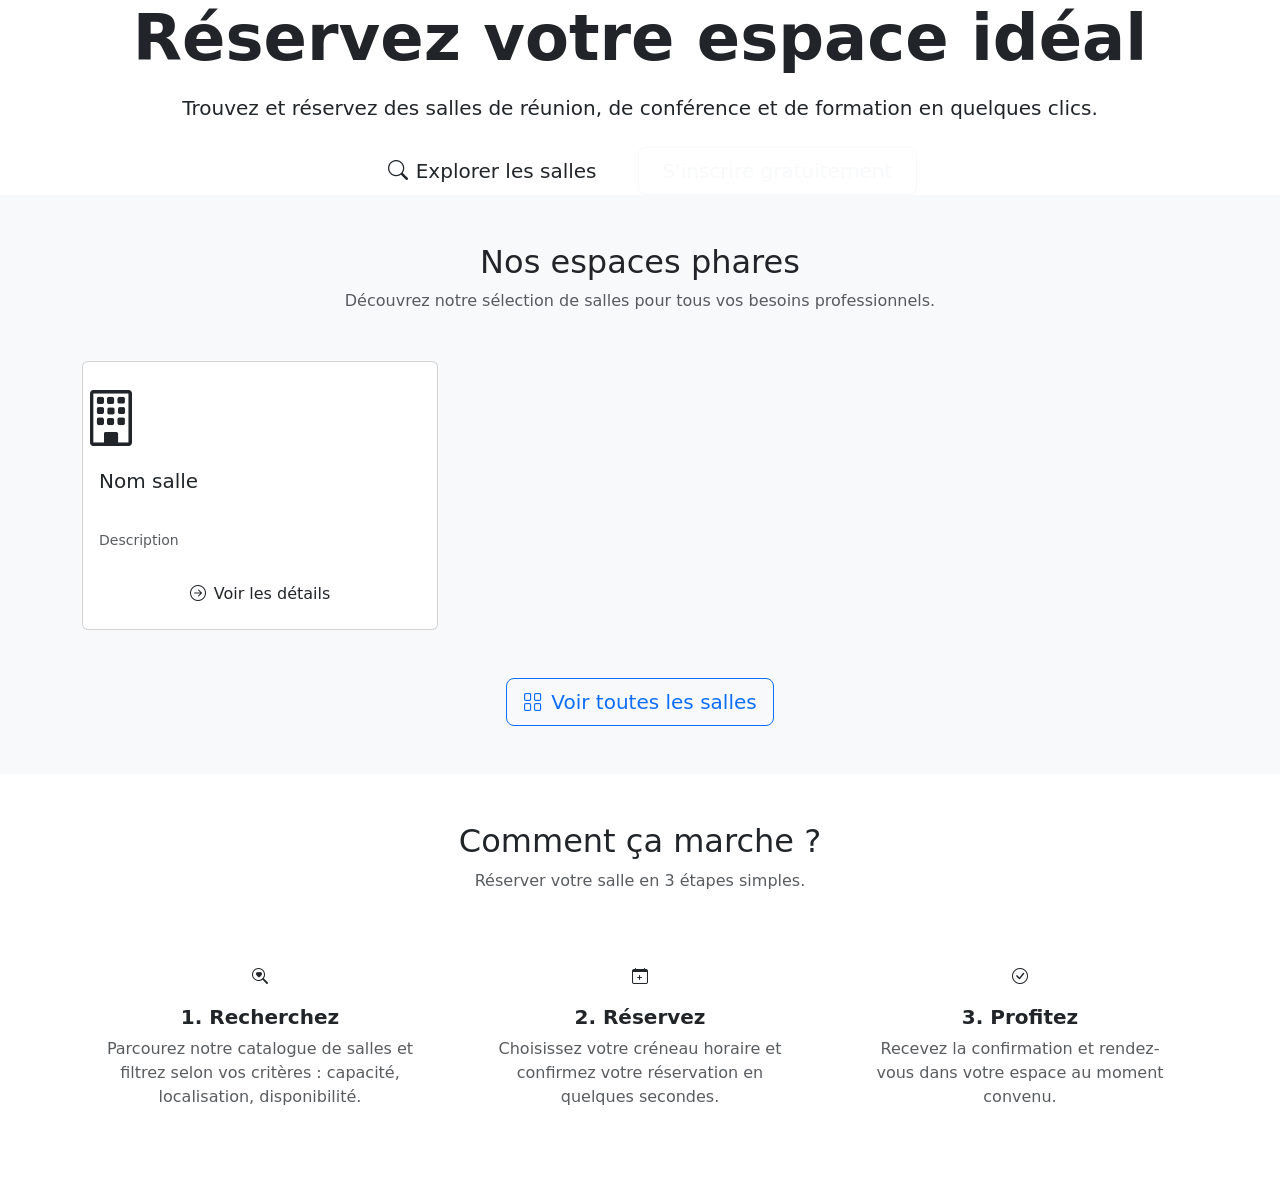
<file: src/main/resources/templates/index.html>
<!DOCTYPE html>
<html xmlns:th="http://www.thymeleaf.org"
      xmlns:sec="http://www.thymeleaf.org/extras/springsecurity6">
<head>
    <meta charset="UTF-8"/>
    <meta name="viewport" content="width=device-width, initial-scale=1.0"/>
    <title>BookNest - Réservez votre espace idéal</title>
    <link rel="stylesheet" href="https://cdn.jsdelivr.net/npm/bootstrap@5.3.2/dist/css/bootstrap.min.css"/>
    <link rel="stylesheet" href="https://cdn.jsdelivr.net/npm/bootstrap-icons@1.11.3/font/bootstrap-icons.min.css"/>
    <link rel="stylesheet" th:href="@{/css/style.css}"/>
</head>
<body>

<nav th:replace="~{fragments/navbar :: navbar}"></nav>

<!-- Hero Section -->
<section class="hero-section">
    <div class="hero-content text-center">
        <div class="container">
            <h1 class="hero-title display-3 fw-bold mb-3">Réservez votre espace idéal</h1>
            <p class="hero-subtitle lead mb-4">Trouvez et réservez des salles de réunion, de conférence et de formation en quelques clics.</p>
            <div class="d-flex justify-content-center gap-3">
                <a th:href="@{/salles}" class="btn btn-gold btn-lg px-4">
                    <i class="bi bi-search me-2"></i>Explorer les salles
                </a>
                <a th:href="@{/register}" sec:authorize="!isAuthenticated()" class="btn btn-outline-light btn-lg px-4">
                    S'inscrire gratuitement
                </a>
            </div>
        </div>
    </div>
</section>

<!-- Featured Salles -->
<section class="py-5 bg-light">
    <div class="container">
        <div class="text-center mb-5">
            <h2 class="section-title">Nos espaces phares</h2>
            <p class="text-muted">Découvrez notre sélection de salles pour tous vos besoins professionnels.</p>
        </div>
        <div class="row g-4">
            <div class="col-md-4" th:each="salle : ${featuredSalles}">
                <div class="card salle-card h-100">
                    <div class="card-img-wrapper">
                        <img th:if="${salle.imageUrl != null}"
                             th:src="@{'/uploads/' + ${salle.imageUrl}}"
                             class="card-img-top"
                             th:alt="${salle.nom}"/>
                        <div th:if="${salle.imageUrl == null}" class="card-img-placeholder">
                            <i class="bi bi-building display-4"></i>
                        </div>
                    </div>
                    <div class="card-body">
                        <h5 class="card-title" th:text="${salle.nom}">Nom salle</h5>
                        <div class="d-flex gap-2 mb-2">
                            <span class="badge badge-capacity">
                                <i class="bi bi-people-fill me-1"></i>
                                <span th:text="${salle.capacite} + ' pers.'">20 pers.</span>
                            </span>
                            <span class="badge badge-location" th:if="${salle.localisation != null}">
                                <i class="bi bi-geo-alt-fill me-1"></i>
                                <span th:text="${salle.localisation}">Lieu</span>
                            </span>
                        </div>
                        <p class="card-text text-muted small" th:text="${salle.description}">Description</p>
                    </div>
                    <div class="card-footer bg-transparent border-0 pb-3">
                        <a th:href="@{/salles/{id}(id=${salle.id})}" class="btn btn-primary-custom w-100">
                            <i class="bi bi-arrow-right-circle me-2"></i>Voir les détails
                        </a>
                    </div>
                </div>
            </div>
        </div>
        <div class="text-center mt-5">
            <a th:href="@{/salles}" class="btn btn-outline-primary btn-lg">
                <i class="bi bi-grid me-2"></i>Voir toutes les salles
            </a>
        </div>
    </div>
</section>

<!-- How it works -->
<section class="py-5">
    <div class="container">
        <div class="text-center mb-5">
            <h2 class="section-title">Comment ça marche ?</h2>
            <p class="text-muted">Réserver votre salle en 3 étapes simples.</p>
        </div>
        <div class="row g-4 text-center">
            <div class="col-md-4">
                <div class="step-card p-4">
                    <div class="step-icon mb-3"><i class="bi bi-search-heart"></i></div>
                    <h5 class="fw-bold">1. Recherchez</h5>
                    <p class="text-muted">Parcourez notre catalogue de salles et filtrez selon vos critères : capacité, localisation, disponibilité.</p>
                </div>
            </div>
            <div class="col-md-4">
                <div class="step-card p-4">
                    <div class="step-icon mb-3"><i class="bi bi-calendar-plus"></i></div>
                    <h5 class="fw-bold">2. Réservez</h5>
                    <p class="text-muted">Choisissez votre créneau horaire et confirmez votre réservation en quelques secondes.</p>
                </div>
            </div>
            <div class="col-md-4">
                <div class="step-card p-4">
                    <div class="step-icon mb-3"><i class="bi bi-check-circle"></i></div>
                    <h5 class="fw-bold">3. Profitez</h5>
                    <p class="text-muted">Recevez la confirmation et rendez-vous dans votre espace au moment convenu.</p>
                </div>
            </div>
        </div>
    </div>
</section>

<div th:replace="~{fragments/footer :: footer}"></div>

<script src="https://cdn.jsdelivr.net/npm/bootstrap@5.3.2/dist/js/bootstrap.bundle.min.js"></script>
</body>
</html>
</file>
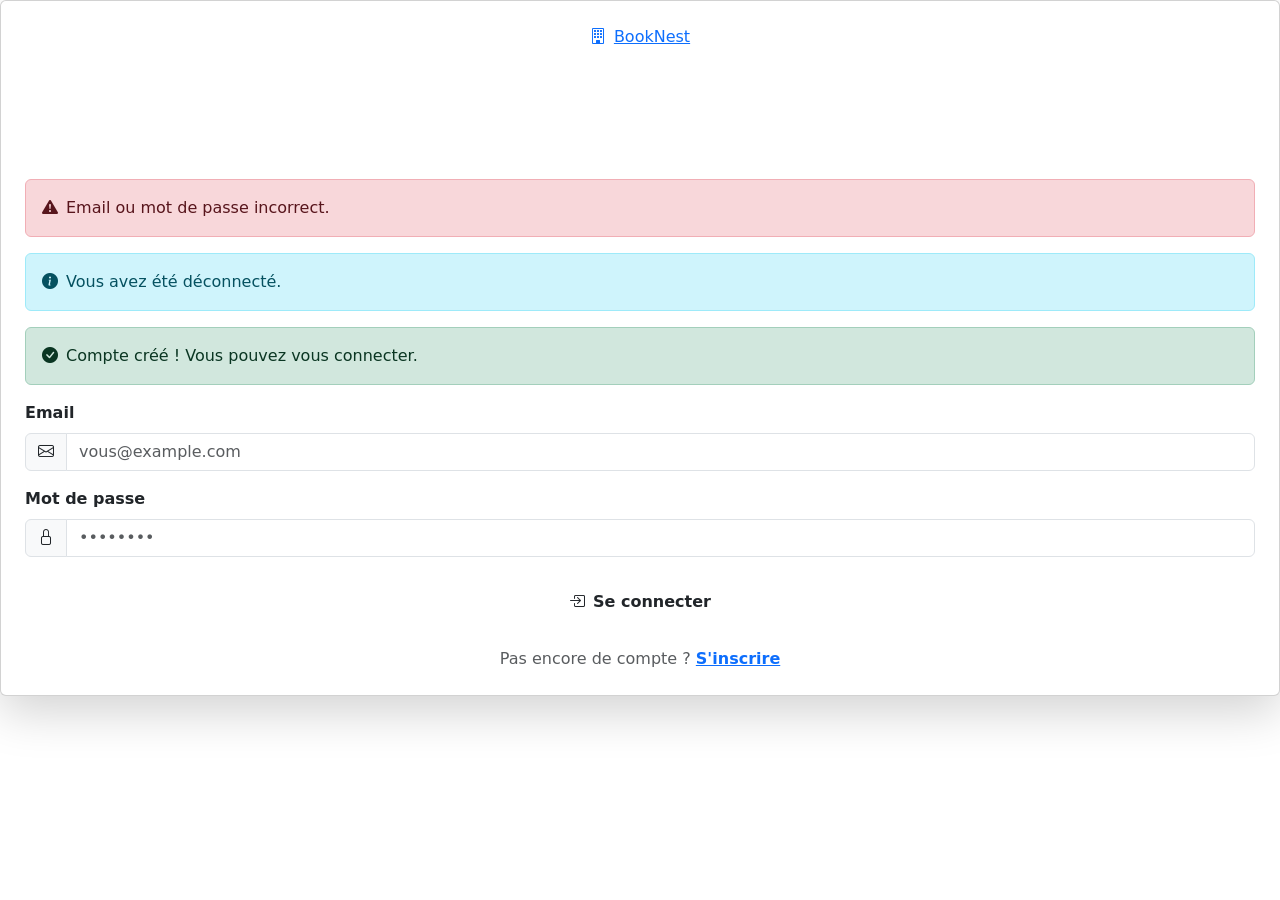
<file: src/main/resources/templates/login.html>
<!DOCTYPE html>
<html xmlns:th="http://www.thymeleaf.org">
<head>
    <meta charset="UTF-8"/>
    <meta name="viewport" content="width=device-width, initial-scale=1.0"/>
    <title>Connexion | BookNest</title>
    <link rel="stylesheet" href="https://cdn.jsdelivr.net/npm/bootstrap@5.3.2/dist/css/bootstrap.min.css"/>
    <link rel="stylesheet" href="https://cdn.jsdelivr.net/npm/bootstrap-icons@1.11.3/font/bootstrap-icons.min.css"/>
    <link rel="stylesheet" th:href="@{/css/style.css}"/>
</head>
<body class="auth-body">
<div class="auth-container">
    <div class="auth-card card shadow-lg">
        <div class="auth-header text-center p-4">
            <a th:href="@{/}" class="auth-logo"><i class="bi bi-building me-2"></i>BookNest</a>
            <h4 class="mt-3 mb-0 text-white">Bienvenue !</h4>
            <p class="text-white-50 small">Connectez-vous à votre compte</p>
        </div>
        <div class="card-body p-4">

            <div th:if="${param.error}" class="alert alert-danger d-flex align-items-center">
                <i class="bi bi-exclamation-triangle-fill me-2"></i>
                Email ou mot de passe incorrect.
            </div>
            <div th:if="${param.logout}" class="alert alert-info d-flex align-items-center">
                <i class="bi bi-info-circle-fill me-2"></i>
                Vous avez été déconnecté.
            </div>
            <div th:if="${param.registered}" class="alert alert-success d-flex align-items-center">
                <i class="bi bi-check-circle-fill me-2"></i>
                Compte créé ! Vous pouvez vous connecter.
            </div>

            <form th:action="@{/login}" method="post">
                <div class="mb-3">
                    <label for="username" class="form-label fw-semibold">Email</label>
                    <div class="input-group">
                        <span class="input-group-text"><i class="bi bi-envelope"></i></span>
                        <input type="email" id="username" name="username"
                               class="form-control" placeholder="vous@example.com" required/>
                    </div>
                </div>
                <div class="mb-4">
                    <label for="password" class="form-label fw-semibold">Mot de passe</label>
                    <div class="input-group">
                        <span class="input-group-text"><i class="bi bi-lock"></i></span>
                        <input type="password" id="password" name="password"
                               class="form-control" placeholder="••••••••" required/>
                    </div>
                </div>
                <button type="submit" class="btn btn-gold w-100 py-2 fw-semibold">
                    <i class="bi bi-box-arrow-in-right me-2"></i>Se connecter
                </button>
            </form>

            <div class="text-center mt-4">
                <p class="mb-0 text-muted">Pas encore de compte ?
                    <a th:href="@{/register}" class="link-gold fw-semibold">S'inscrire</a>
                </p>
            </div>
        </div>
    </div>
</div>
<script src="https://cdn.jsdelivr.net/npm/bootstrap@5.3.2/dist/js/bootstrap.bundle.min.js"></script>
</body>
</html>
</file>
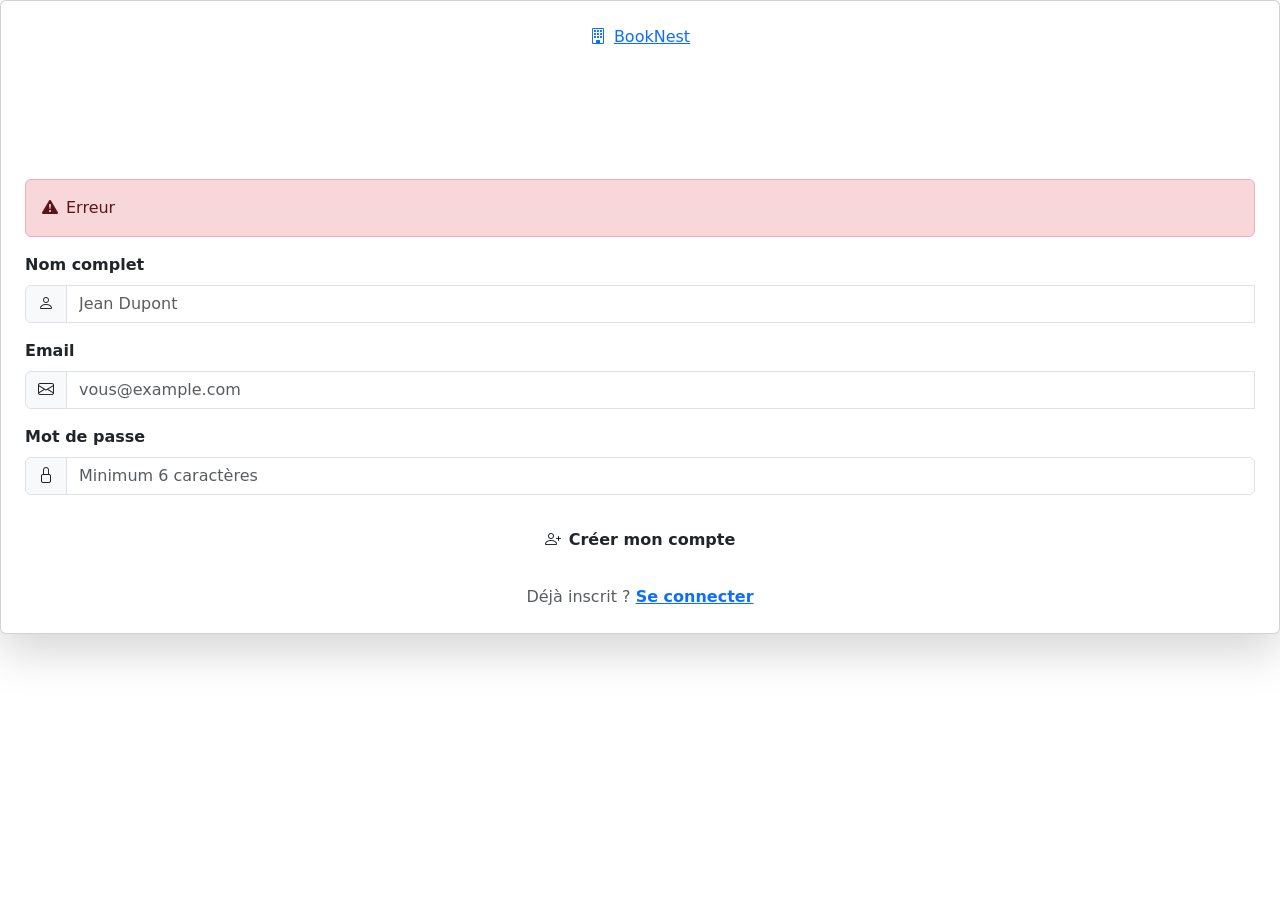
<file: src/main/resources/templates/register.html>
<!DOCTYPE html>
<html xmlns:th="http://www.thymeleaf.org">
<head>
    <meta charset="UTF-8"/>
    <meta name="viewport" content="width=device-width, initial-scale=1.0"/>
    <title>Inscription | BookNest</title>
    <link rel="stylesheet" href="https://cdn.jsdelivr.net/npm/bootstrap@5.3.2/dist/css/bootstrap.min.css"/>
    <link rel="stylesheet" href="https://cdn.jsdelivr.net/npm/bootstrap-icons@1.11.3/font/bootstrap-icons.min.css"/>
    <link rel="stylesheet" th:href="@{/css/style.css}"/>
</head>
<body class="auth-body">
<div class="auth-container">
    <div class="auth-card card shadow-lg">
        <div class="auth-header text-center p-4">
            <a th:href="@{/}" class="auth-logo"><i class="bi bi-building me-2"></i>BookNest</a>
            <h4 class="mt-3 mb-0 text-white">Créer un compte</h4>
            <p class="text-white-50 small">Rejoignez BookNest gratuitement</p>
        </div>
        <div class="card-body p-4">

            <div th:if="${errorMessage}" class="alert alert-danger d-flex align-items-center">
                <i class="bi bi-exclamation-triangle-fill me-2"></i>
                <span th:text="${errorMessage}">Erreur</span>
            </div>

            <form th:action="@{/register}" th:object="${user}" method="post">
                <div class="mb-3">
                    <label class="form-label fw-semibold">Nom complet</label>
                    <div class="input-group">
                        <span class="input-group-text"><i class="bi bi-person"></i></span>
                        <input type="text" th:field="*{nom}"
                               class="form-control" th:classappend="${#fields.hasErrors('nom')} ? 'is-invalid'"
                               placeholder="Jean Dupont" required/>
                        <div class="invalid-feedback" th:if="${#fields.hasErrors('nom')}" th:errors="*{nom}"></div>
                    </div>
                </div>
                <div class="mb-3">
                    <label class="form-label fw-semibold">Email</label>
                    <div class="input-group">
                        <span class="input-group-text"><i class="bi bi-envelope"></i></span>
                        <input type="email" th:field="*{email}"
                               class="form-control" th:classappend="${#fields.hasErrors('email')} ? 'is-invalid'"
                               placeholder="vous@example.com" required/>
                        <div class="invalid-feedback" th:if="${#fields.hasErrors('email')}" th:errors="*{email}"></div>
                    </div>
                </div>
                <div class="mb-4">
                    <label class="form-label fw-semibold">Mot de passe</label>
                    <div class="input-group">
                        <span class="input-group-text"><i class="bi bi-lock"></i></span>
                        <input type="password" th:field="*{motDePasse}"
                               class="form-control"
                               placeholder="Minimum 6 caractères" required/>
                    </div>
                </div>
                <button type="submit" class="btn btn-gold w-100 py-2 fw-semibold">
                    <i class="bi bi-person-plus me-2"></i>Créer mon compte
                </button>
            </form>

            <div class="text-center mt-4">
                <p class="mb-0 text-muted">Déjà inscrit ?
                    <a th:href="@{/login}" class="link-gold fw-semibold">Se connecter</a>
                </p>
            </div>
        </div>
    </div>
</div>
<script src="https://cdn.jsdelivr.net/npm/bootstrap@5.3.2/dist/js/bootstrap.bundle.min.js"></script>
</body>
</html>
</file>
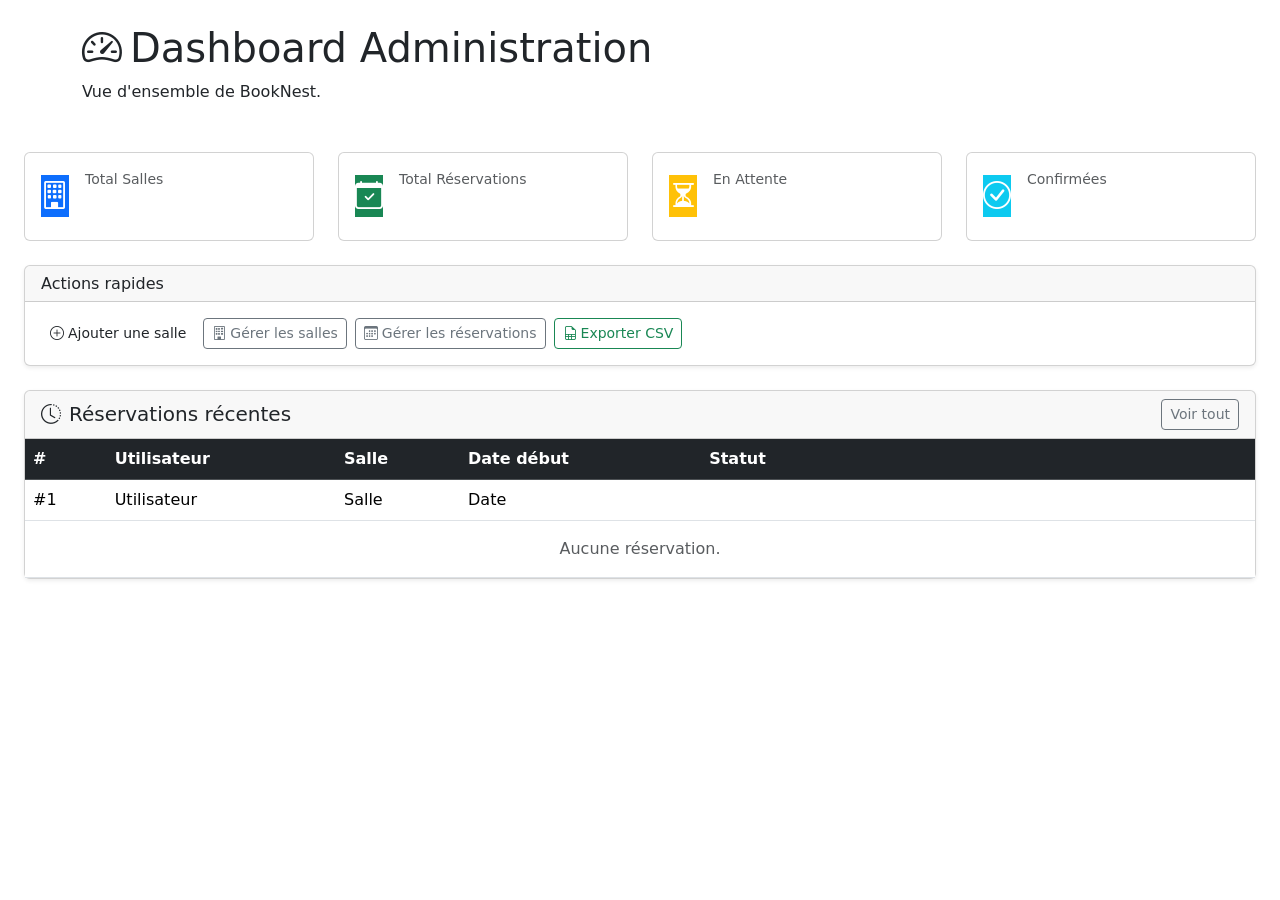
<file: src/main/resources/templates/admin/dashboard.html>
<!DOCTYPE html>
<html xmlns:th="http://www.thymeleaf.org"
      xmlns:sec="http://www.thymeleaf.org/extras/springsecurity6">
<head>
    <meta charset="UTF-8"/>
    <meta name="viewport" content="width=device-width, initial-scale=1.0"/>
    <title>Dashboard Admin | BookNest</title>
    <link rel="stylesheet" href="https://cdn.jsdelivr.net/npm/bootstrap@5.3.2/dist/css/bootstrap.min.css"/>
    <link rel="stylesheet" href="https://cdn.jsdelivr.net/npm/bootstrap-icons@1.11.3/font/bootstrap-icons.min.css"/>
    <link rel="stylesheet" th:href="@{/css/style.css}"/>
</head>
<body>

<nav th:replace="~{fragments/navbar :: navbar}"></nav>

<div class="page-header py-4">
    <div class="container">
        <h1 class="page-title"><i class="bi bi-speedometer2 me-2"></i>Dashboard Administration</h1>
        <p class="page-subtitle mb-0">Vue d'ensemble de BookNest.</p>
    </div>
</div>

<div class="container-fluid py-4 px-4">

    <!-- Stats Cards -->
    <div class="row g-4 mb-4">
        <div class="col-sm-6 col-xl-3">
            <div class="stat-card card text-white">
                <div class="card-body d-flex align-items-center">
                    <div class="stat-icon bg-primary me-3"><i class="bi bi-building fs-3"></i></div>
                    <div>
                        <p class="mb-0 small text-muted">Total Salles</p>
                        <h3 class="mb-0 fw-bold" th:text="${totalSalles}">0</h3>
                    </div>
                </div>
            </div>
        </div>
        <div class="col-sm-6 col-xl-3">
            <div class="stat-card card text-white">
                <div class="card-body d-flex align-items-center">
                    <div class="stat-icon bg-success me-3"><i class="bi bi-calendar-check fs-3"></i></div>
                    <div>
                        <p class="mb-0 small text-muted">Total Réservations</p>
                        <h3 class="mb-0 fw-bold" th:text="${totalReservations}">0</h3>
                    </div>
                </div>
            </div>
        </div>
        <div class="col-sm-6 col-xl-3">
            <div class="stat-card card text-white">
                <div class="card-body d-flex align-items-center">
                    <div class="stat-icon bg-warning me-3"><i class="bi bi-hourglass-split fs-3"></i></div>
                    <div>
                        <p class="mb-0 small text-muted">En Attente</p>
                        <h3 class="mb-0 fw-bold" th:text="${enAttente}">0</h3>
                    </div>
                </div>
            </div>
        </div>
        <div class="col-sm-6 col-xl-3">
            <div class="stat-card card text-white">
                <div class="card-body d-flex align-items-center">
                    <div class="stat-icon bg-info me-3"><i class="bi bi-check-circle fs-3"></i></div>
                    <div>
                        <p class="mb-0 small text-muted">Confirmées</p>
                        <h3 class="mb-0 fw-bold" th:text="${confirmees}">0</h3>
                    </div>
                </div>
            </div>
        </div>
    </div>

    <!-- Quick Actions -->
    <div class="row g-3 mb-4">
        <div class="col-12">
            <div class="card shadow-sm">
                <div class="card-header"><h6 class="mb-0">Actions rapides</h6></div>
                <div class="card-body d-flex flex-wrap gap-2">
                    <a th:href="@{/admin/salles/new}" class="btn btn-gold btn-sm">
                        <i class="bi bi-plus-circle me-1"></i>Ajouter une salle
                    </a>
                    <a th:href="@{/admin/salles}" class="btn btn-outline-secondary btn-sm">
                        <i class="bi bi-building me-1"></i>Gérer les salles
                    </a>
                    <a th:href="@{/admin/reservations}" class="btn btn-outline-secondary btn-sm">
                        <i class="bi bi-calendar3 me-1"></i>Gérer les réservations
                    </a>
                    <a th:href="@{/admin/reservations/export}" class="btn btn-outline-success btn-sm">
                        <i class="bi bi-file-earmark-spreadsheet me-1"></i>Exporter CSV
                    </a>
                </div>
            </div>
        </div>
    </div>

    <!-- Recent Reservations -->
    <div class="card shadow-sm">
        <div class="card-header d-flex justify-content-between align-items-center">
            <h5 class="mb-0"><i class="bi bi-clock-history me-2"></i>Réservations récentes</h5>
            <a th:href="@{/admin/reservations}" class="btn btn-sm btn-outline-secondary">Voir tout</a>
        </div>
        <div class="card-body p-0">
            <div class="table-responsive">
                <table class="table table-hover mb-0">
                    <thead class="table-dark">
                        <tr>
                            <th>#</th>
                            <th>Utilisateur</th>
                            <th>Salle</th>
                            <th>Date début</th>
                            <th>Statut</th>
                        </tr>
                    </thead>
                    <tbody>
                        <tr th:each="r : ${recentReservations}">
                            <td th:text="${r.id}">#1</td>
                            <td th:text="${r.user.nom}">Utilisateur</td>
                            <td th:text="${r.salle.nom}">Salle</td>
                            <td th:text="${#temporals.format(r.dateDebut, 'dd/MM/yyyy HH:mm')}">Date</td>
                            <td>
                                <span th:if="${r.statut.name() == 'EN_ATTENTE'}" class="badge status-pending">En attente</span>
                                <span th:if="${r.statut.name() == 'CONFIRMEE'}" class="badge status-confirmed">Confirmée</span>
                                <span th:if="${r.statut.name() == 'ANNULEE'}" class="badge status-cancelled">Annulée</span>
                            </td>
                        </tr>
                        <tr th:if="${#lists.isEmpty(recentReservations)}">
                            <td colspan="5" class="text-center text-muted py-3">Aucune réservation.</td>
                        </tr>
                    </tbody>
                </table>
            </div>
        </div>
    </div>
</div>

<div th:replace="~{fragments/footer :: footer}"></div>

<script src="https://cdn.jsdelivr.net/npm/bootstrap@5.3.2/dist/js/bootstrap.bundle.min.js"></script>
</body>
</html>
</file>
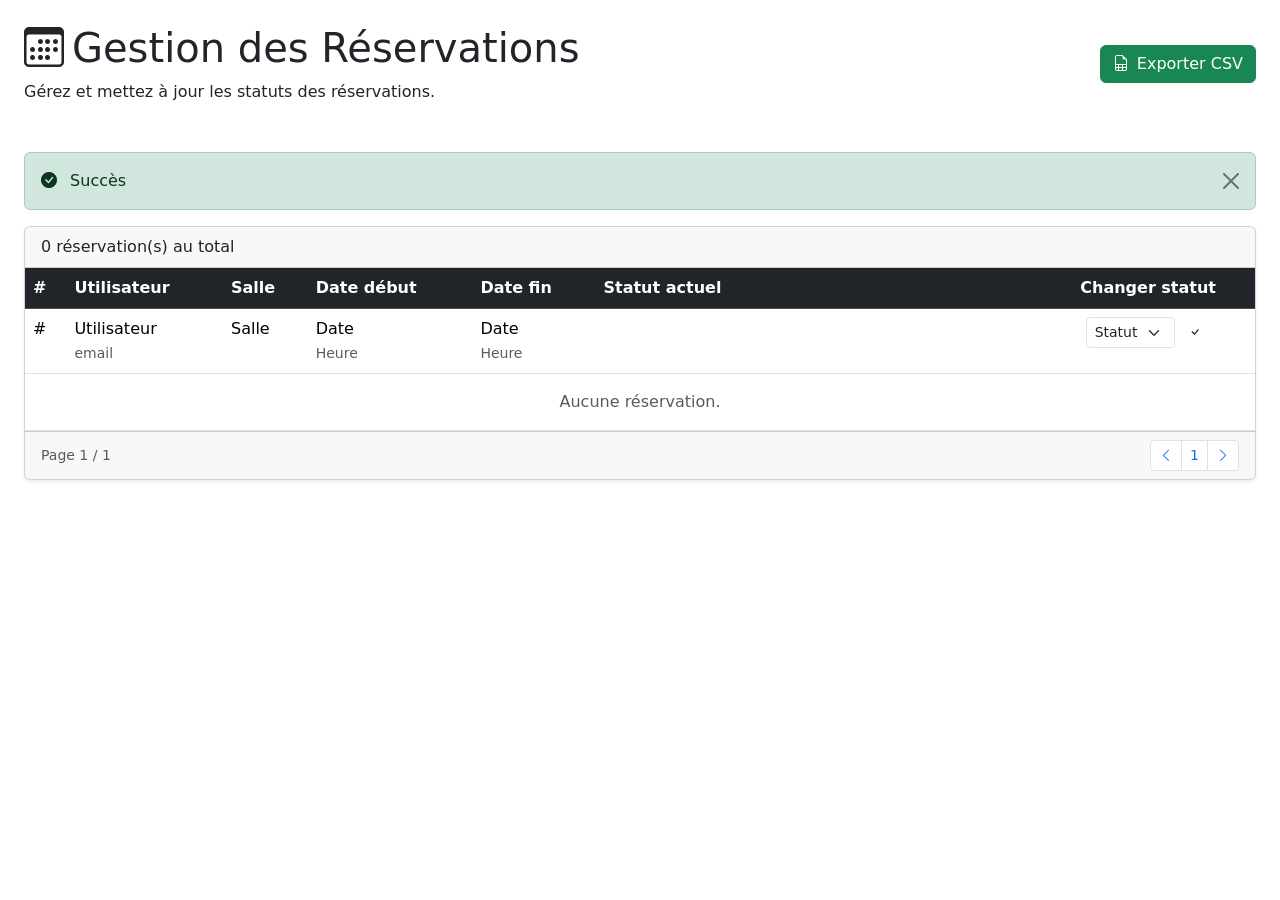
<file: src/main/resources/templates/admin/reservations.html>
<!DOCTYPE html>
<html xmlns:th="http://www.thymeleaf.org"
      xmlns:sec="http://www.thymeleaf.org/extras/springsecurity6">
<head>
    <meta charset="UTF-8"/>
    <meta name="viewport" content="width=device-width, initial-scale=1.0"/>
    <title>Gestion des Réservations | BookNest Admin</title>
    <link rel="stylesheet" href="https://cdn.jsdelivr.net/npm/bootstrap@5.3.2/dist/css/bootstrap.min.css"/>
    <link rel="stylesheet" href="https://cdn.jsdelivr.net/npm/bootstrap-icons@1.11.3/font/bootstrap-icons.min.css"/>
    <link rel="stylesheet" th:href="@{/css/style.css}"/>
</head>
<body>

<nav th:replace="~{fragments/navbar :: navbar}"></nav>

<div class="page-header py-4">
    <div class="container-fluid px-4">
        <div class="d-flex justify-content-between align-items-center">
            <div>
                <h1 class="page-title"><i class="bi bi-calendar3 me-2"></i>Gestion des Réservations</h1>
                <p class="page-subtitle mb-0">Gérez et mettez à jour les statuts des réservations.</p>
            </div>
            <a th:href="@{/admin/reservations/export}" class="btn btn-success">
                <i class="bi bi-file-earmark-spreadsheet me-2"></i>Exporter CSV
            </a>
        </div>
    </div>
</div>

<div class="container-fluid py-4 px-4">

    <div th:if="${successMessage}" class="alert alert-success alert-dismissible fade show">
        <i class="bi bi-check-circle-fill me-2"></i>
        <span th:text="${successMessage}">Succès</span>
        <button type="button" class="btn-close" data-bs-dismiss="alert"></button>
    </div>

    <div class="card shadow-sm">
        <div class="card-header">
            <span th:text="${reservationsPage.totalElements}">0</span> réservation(s) au total
        </div>
        <div class="card-body p-0">
            <div class="table-responsive">
                <table class="table table-hover mb-0">
                    <thead class="table-dark">
                        <tr>
                            <th>#</th>
                            <th>Utilisateur</th>
                            <th>Salle</th>
                            <th>Date début</th>
                            <th>Date fin</th>
                            <th>Statut actuel</th>
                            <th class="text-center">Changer statut</th>
                        </tr>
                    </thead>
                    <tbody>
                        <tr th:each="r : ${reservationsPage.content}">
                            <td th:text="${r.id}">#</td>
                            <td>
                                <span th:text="${r.user.nom}">Utilisateur</span>
                                <br/>
                                <small class="text-muted" th:text="${r.user.email}">email</small>
                            </td>
                            <td th:text="${r.salle.nom}">Salle</td>
                            <td>
                                <span th:text="${#temporals.format(r.dateDebut, 'dd/MM/yyyy')}">Date</span><br/>
                                <small class="text-muted" th:text="${#temporals.format(r.dateDebut, 'HH:mm')}">Heure</small>
                            </td>
                            <td>
                                <span th:text="${#temporals.format(r.dateFin, 'dd/MM/yyyy')}">Date</span><br/>
                                <small class="text-muted" th:text="${#temporals.format(r.dateFin, 'HH:mm')}">Heure</small>
                            </td>
                            <td>
                                <span th:if="${r.statut.name() == 'EN_ATTENTE'}" class="badge status-pending">
                                    <i class="bi bi-hourglass-split me-1"></i>En attente
                                </span>
                                <span th:if="${r.statut.name() == 'CONFIRMEE'}" class="badge status-confirmed">
                                    <i class="bi bi-check-circle me-1"></i>Confirmée
                                </span>
                                <span th:if="${r.statut.name() == 'ANNULEE'}" class="badge status-cancelled">
                                    <i class="bi bi-x-circle me-1"></i>Annulée
                                </span>
                            </td>
                            <td class="text-center">
                                <form th:action="@{/admin/reservations/{id}/statut(id=${r.id})}" method="post"
                                      class="d-inline-flex gap-1">
                                    <select name="statut" class="form-select form-select-sm" style="width:auto">
                                        <option th:each="s : ${statuts}"
                                                th:value="${s}"
                                                th:text="${s}"
                                                th:selected="${s == r.statut}">Statut</option>
                                    </select>
                                    <button type="submit" class="btn btn-sm btn-gold">
                                        <i class="bi bi-check"></i>
                                    </button>
                                </form>
                            </td>
                        </tr>
                        <tr th:if="${reservationsPage.empty}">
                            <td colspan="7" class="text-center text-muted py-3">Aucune réservation.</td>
                        </tr>
                    </tbody>
                </table>
            </div>
        </div>
        <!-- Pagination -->
        <div class="card-footer d-flex justify-content-between align-items-center" th:if="${totalPages > 1}">
            <span class="text-muted small">Page <span th:text="${currentPage + 1}">1</span> / <span th:text="${totalPages}">1</span></span>
            <nav>
                <ul class="pagination pagination-sm mb-0">
                    <li class="page-item" th:classappend="${currentPage == 0} ? 'disabled'">
                        <a class="page-link" th:href="@{/admin/reservations(page=${currentPage - 1})}">
                            <i class="bi bi-chevron-left"></i>
                        </a>
                    </li>
                    <li class="page-item" th:each="i : ${#numbers.sequence(0, totalPages - 1)}"
                        th:classappend="${i == currentPage} ? 'active'">
                        <a class="page-link" th:text="${i + 1}"
                           th:href="@{/admin/reservations(page=${i})}">1</a>
                    </li>
                    <li class="page-item" th:classappend="${currentPage == totalPages - 1} ? 'disabled'">
                        <a class="page-link" th:href="@{/admin/reservations(page=${currentPage + 1})}">
                            <i class="bi bi-chevron-right"></i>
                        </a>
                    </li>
                </ul>
            </nav>
        </div>
    </div>
</div>

<div th:replace="~{fragments/footer :: footer}"></div>

<script src="https://cdn.jsdelivr.net/npm/bootstrap@5.3.2/dist/js/bootstrap.bundle.min.js"></script>
</body>
</html>
</file>
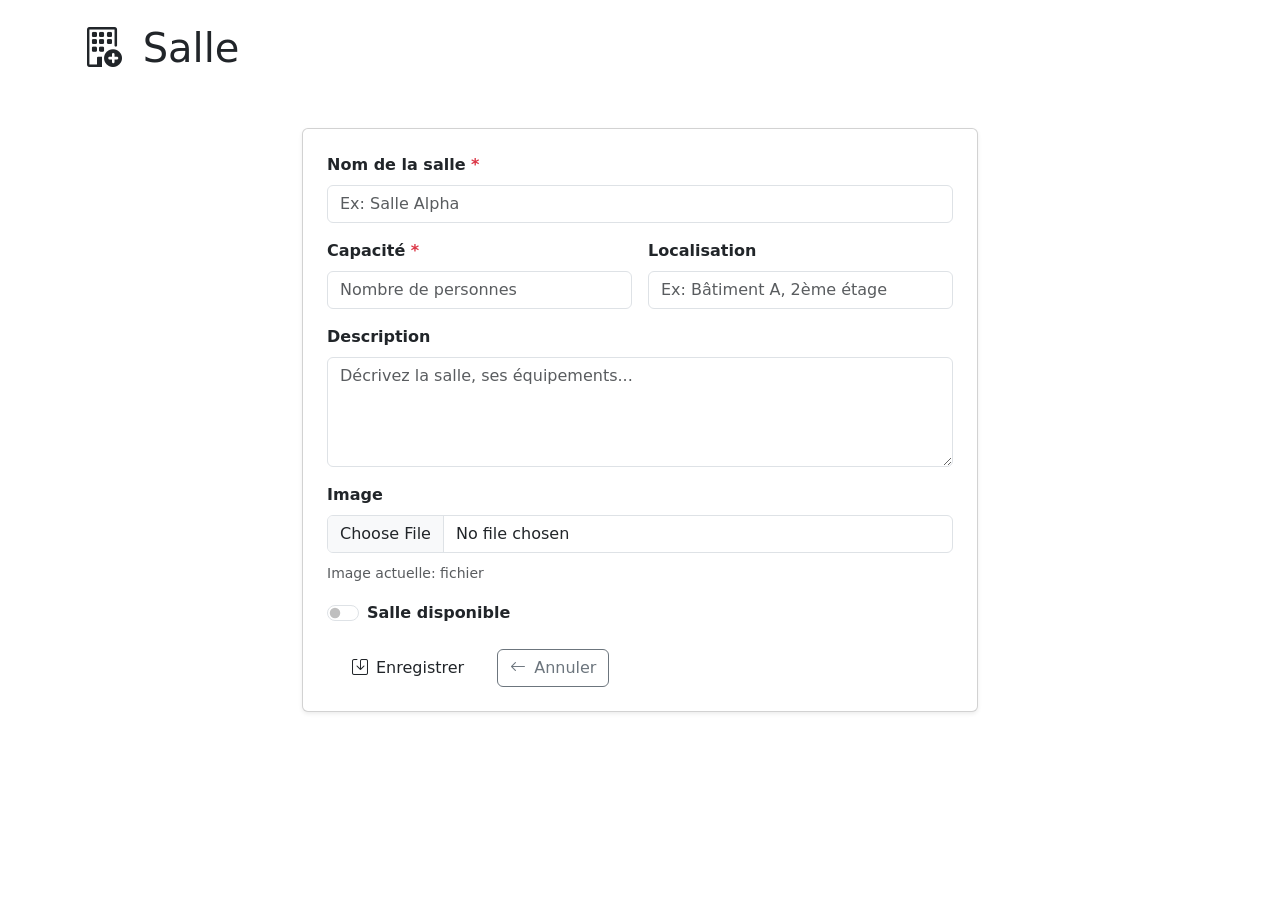
<file: src/main/resources/templates/admin/salle-form.html>
<!DOCTYPE html>
<html xmlns:th="http://www.thymeleaf.org">
<head>
    <meta charset="UTF-8"/>
    <meta name="viewport" content="width=device-width, initial-scale=1.0"/>
    <title th:text="${salle.id == null} ? 'Nouvelle Salle' : 'Modifier Salle'">Salle | BookNest Admin</title>
    <link rel="stylesheet" href="https://cdn.jsdelivr.net/npm/bootstrap@5.3.2/dist/css/bootstrap.min.css"/>
    <link rel="stylesheet" href="https://cdn.jsdelivr.net/npm/bootstrap-icons@1.11.3/font/bootstrap-icons.min.css"/>
    <link rel="stylesheet" th:href="@{/css/style.css}"/>
</head>
<body>

<nav th:replace="~{fragments/navbar :: navbar}"></nav>

<div class="page-header py-4">
    <div class="container">
        <h1 class="page-title">
            <i class="bi bi-building-add me-2"></i>
            <span th:text="${salle.id == null} ? 'Nouvelle Salle' : 'Modifier : ' + ${salle.nom}">Salle</span>
        </h1>
    </div>
</div>

<div class="container py-4" style="max-width: 700px;">
    <div class="card shadow-sm">
        <div class="card-body p-4">
            <form th:action="@{/admin/salles/save}" th:object="${salle}"
                  method="post" enctype="multipart/form-data">
                <input type="hidden" th:field="*{id}"/>

                <div class="mb-3">
                    <label class="form-label fw-semibold">Nom de la salle <span class="text-danger">*</span></label>
                    <input type="text" th:field="*{nom}" class="form-control"
                           placeholder="Ex: Salle Alpha" required/>
                </div>
                <div class="row g-3 mb-3">
                    <div class="col-md-6">
                        <label class="form-label fw-semibold">Capacité <span class="text-danger">*</span></label>
                        <input type="number" th:field="*{capacite}" class="form-control"
                               min="1" placeholder="Nombre de personnes" required/>
                    </div>
                    <div class="col-md-6">
                        <label class="form-label fw-semibold">Localisation</label>
                        <input type="text" th:field="*{localisation}" class="form-control"
                               placeholder="Ex: Bâtiment A, 2ème étage"/>
                    </div>
                </div>
                <div class="mb-3">
                    <label class="form-label fw-semibold">Description</label>
                    <textarea th:field="*{description}" class="form-control" rows="4"
                              placeholder="Décrivez la salle, ses équipements..."></textarea>
                </div>
                <div class="mb-3">
                    <label class="form-label fw-semibold">Image</label>
                    <input type="file" name="imageFile" class="form-control" accept="image/*"/>
                    <div th:if="${salle.imageUrl != null}" class="mt-2">
                        <small class="text-muted">Image actuelle: <span th:text="${salle.imageUrl}">fichier</span></small>
                    </div>
                </div>
                <div class="mb-4">
                    <div class="form-check form-switch">
                        <input class="form-check-input" type="checkbox" th:field="*{disponible}" role="switch"/>
                        <label class="form-check-label fw-semibold">Salle disponible</label>
                    </div>
                </div>
                <div class="d-flex gap-2">
                    <button type="submit" class="btn btn-gold px-4">
                        <i class="bi bi-save me-2"></i>Enregistrer
                    </button>
                    <a th:href="@{/admin/salles}" class="btn btn-outline-secondary">
                        <i class="bi bi-arrow-left me-2"></i>Annuler
                    </a>
                </div>
            </form>
        </div>
    </div>
</div>

<div th:replace="~{fragments/footer :: footer}"></div>

<script src="https://cdn.jsdelivr.net/npm/bootstrap@5.3.2/dist/js/bootstrap.bundle.min.js"></script>
</body>
</html>
</file>
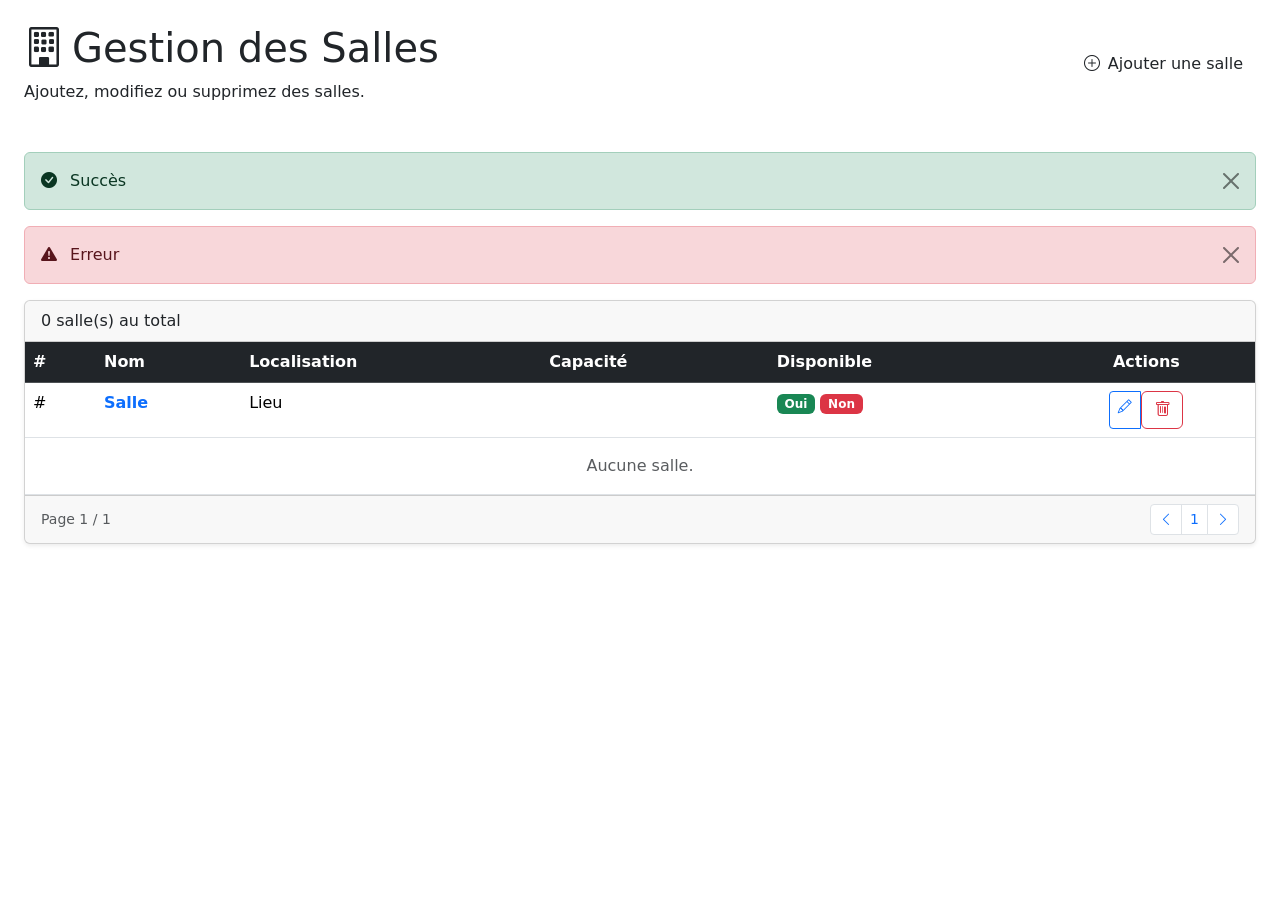
<file: src/main/resources/templates/admin/salles.html>
<!DOCTYPE html>
<html xmlns:th="http://www.thymeleaf.org"
      xmlns:sec="http://www.thymeleaf.org/extras/springsecurity6">
<head>
    <meta charset="UTF-8"/>
    <meta name="viewport" content="width=device-width, initial-scale=1.0"/>
    <title>Gestion des Salles | BookNest Admin</title>
    <link rel="stylesheet" href="https://cdn.jsdelivr.net/npm/bootstrap@5.3.2/dist/css/bootstrap.min.css"/>
    <link rel="stylesheet" href="https://cdn.jsdelivr.net/npm/bootstrap-icons@1.11.3/font/bootstrap-icons.min.css"/>
    <link rel="stylesheet" th:href="@{/css/style.css}"/>
</head>
<body>

<nav th:replace="~{fragments/navbar :: navbar}"></nav>

<div class="page-header py-4">
    <div class="container-fluid px-4">
        <div class="d-flex justify-content-between align-items-center">
            <div>
                <h1 class="page-title"><i class="bi bi-building me-2"></i>Gestion des Salles</h1>
                <p class="page-subtitle mb-0">Ajoutez, modifiez ou supprimez des salles.</p>
            </div>
            <a th:href="@{/admin/salles/new}" class="btn btn-gold">
                <i class="bi bi-plus-circle me-2"></i>Ajouter une salle
            </a>
        </div>
    </div>
</div>

<div class="container-fluid py-4 px-4">

    <div th:if="${successMessage}" class="alert alert-success alert-dismissible fade show">
        <i class="bi bi-check-circle-fill me-2"></i>
        <span th:text="${successMessage}">Succès</span>
        <button type="button" class="btn-close" data-bs-dismiss="alert"></button>
    </div>
    <div th:if="${errorMessage}" class="alert alert-danger alert-dismissible fade show">
        <i class="bi bi-exclamation-triangle-fill me-2"></i>
        <span th:text="${errorMessage}">Erreur</span>
        <button type="button" class="btn-close" data-bs-dismiss="alert"></button>
    </div>

    <div class="card shadow-sm">
        <div class="card-header">
            <span th:text="${sallesPage.totalElements}">0</span> salle(s) au total
        </div>
        <div class="card-body p-0">
            <div class="table-responsive">
                <table class="table table-hover mb-0">
                    <thead class="table-dark">
                        <tr>
                            <th>#</th>
                            <th>Nom</th>
                            <th>Localisation</th>
                            <th>Capacité</th>
                            <th>Disponible</th>
                            <th class="text-center">Actions</th>
                        </tr>
                    </thead>
                    <tbody>
                        <tr th:each="salle : ${sallesPage.content}">
                            <td th:text="${salle.id}">#</td>
                            <td>
                                <a th:href="@{/salles/{id}(id=${salle.id})}"
                                   class="fw-semibold text-decoration-none"
                                   th:text="${salle.nom}">Salle</a>
                            </td>
                            <td th:text="${salle.localisation}">Lieu</td>
                            <td>
                                <span class="badge badge-capacity">
                                    <i class="bi bi-people-fill me-1"></i>
                                    <span th:text="${salle.capacite}">0</span>
                                </span>
                            </td>
                            <td>
                                <span class="badge bg-success" th:if="${salle.disponible}">Oui</span>
                                <span class="badge bg-danger" th:unless="${salle.disponible}">Non</span>
                            </td>
                            <td class="text-center">
                                <div class="btn-group btn-group-sm">
                                    <a th:href="@{/admin/salles/edit/{id}(id=${salle.id})}"
                                       class="btn btn-outline-primary">
                                        <i class="bi bi-pencil"></i>
                                    </a>
                                    <form th:action="@{/admin/salles/delete/{id}(id=${salle.id})}"
                                          method="post" style="display:inline"
                                          onsubmit="return confirm('Supprimer cette salle ?')">
                                        <button type="submit" class="btn btn-outline-danger">
                                            <i class="bi bi-trash"></i>
                                        </button>
                                    </form>
                                </div>
                            </td>
                        </tr>
                        <tr th:if="${sallesPage.empty}">
                            <td colspan="6" class="text-center text-muted py-3">Aucune salle.</td>
                        </tr>
                    </tbody>
                </table>
            </div>
        </div>
        <!-- Pagination -->
        <div class="card-footer d-flex justify-content-between align-items-center" th:if="${totalPages > 1}">
            <span class="text-muted small">Page <span th:text="${currentPage + 1}">1</span> / <span th:text="${totalPages}">1</span></span>
            <nav>
                <ul class="pagination pagination-sm mb-0">
                    <li class="page-item" th:classappend="${currentPage == 0} ? 'disabled'">
                        <a class="page-link" th:href="@{/admin/salles(page=${currentPage - 1})}">
                            <i class="bi bi-chevron-left"></i>
                        </a>
                    </li>
                    <li class="page-item" th:each="i : ${#numbers.sequence(0, totalPages - 1)}"
                        th:classappend="${i == currentPage} ? 'active'">
                        <a class="page-link" th:text="${i + 1}"
                           th:href="@{/admin/salles(page=${i})}">1</a>
                    </li>
                    <li class="page-item" th:classappend="${currentPage == totalPages - 1} ? 'disabled'">
                        <a class="page-link" th:href="@{/admin/salles(page=${currentPage + 1})}">
                            <i class="bi bi-chevron-right"></i>
                        </a>
                    </li>
                </ul>
            </nav>
        </div>
    </div>
</div>

<div th:replace="~{fragments/footer :: footer}"></div>

<script src="https://cdn.jsdelivr.net/npm/bootstrap@5.3.2/dist/js/bootstrap.bundle.min.js"></script>
</body>
</html>
</file>
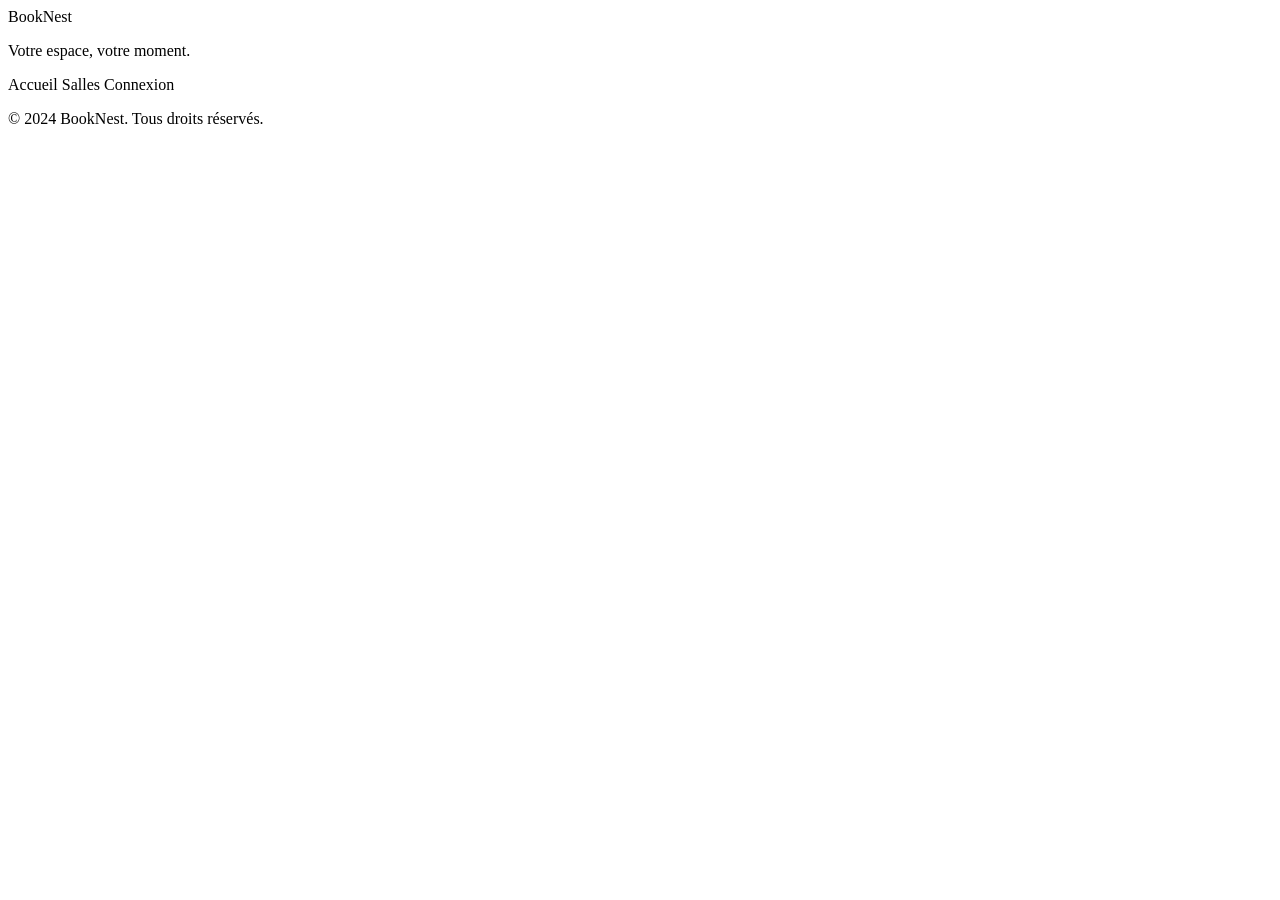
<file: src/main/resources/templates/fragments/footer.html>
<!DOCTYPE html>
<html xmlns:th="http://www.thymeleaf.org">
<footer th:fragment="footer" class="footer mt-auto py-4">
    <div class="container">
        <div class="row align-items-center">
            <div class="col-md-4">
                <span class="footer-brand"><i class="bi bi-building me-2"></i>BookNest</span>
                <p class="footer-tagline mt-1 mb-0">Votre espace, votre moment.</p>
            </div>
            <div class="col-md-4 text-center">
                <a th:href="@{/}" class="footer-link me-3">Accueil</a>
                <a th:href="@{/salles}" class="footer-link me-3">Salles</a>
                <a th:href="@{/login}" class="footer-link">Connexion</a>
            </div>
            <div class="col-md-4 text-end">
                <p class="mb-0 footer-copy">&copy; 2024 BookNest. Tous droits réservés.</p>
            </div>
        </div>
    </div>
</footer>
</html>
</file>
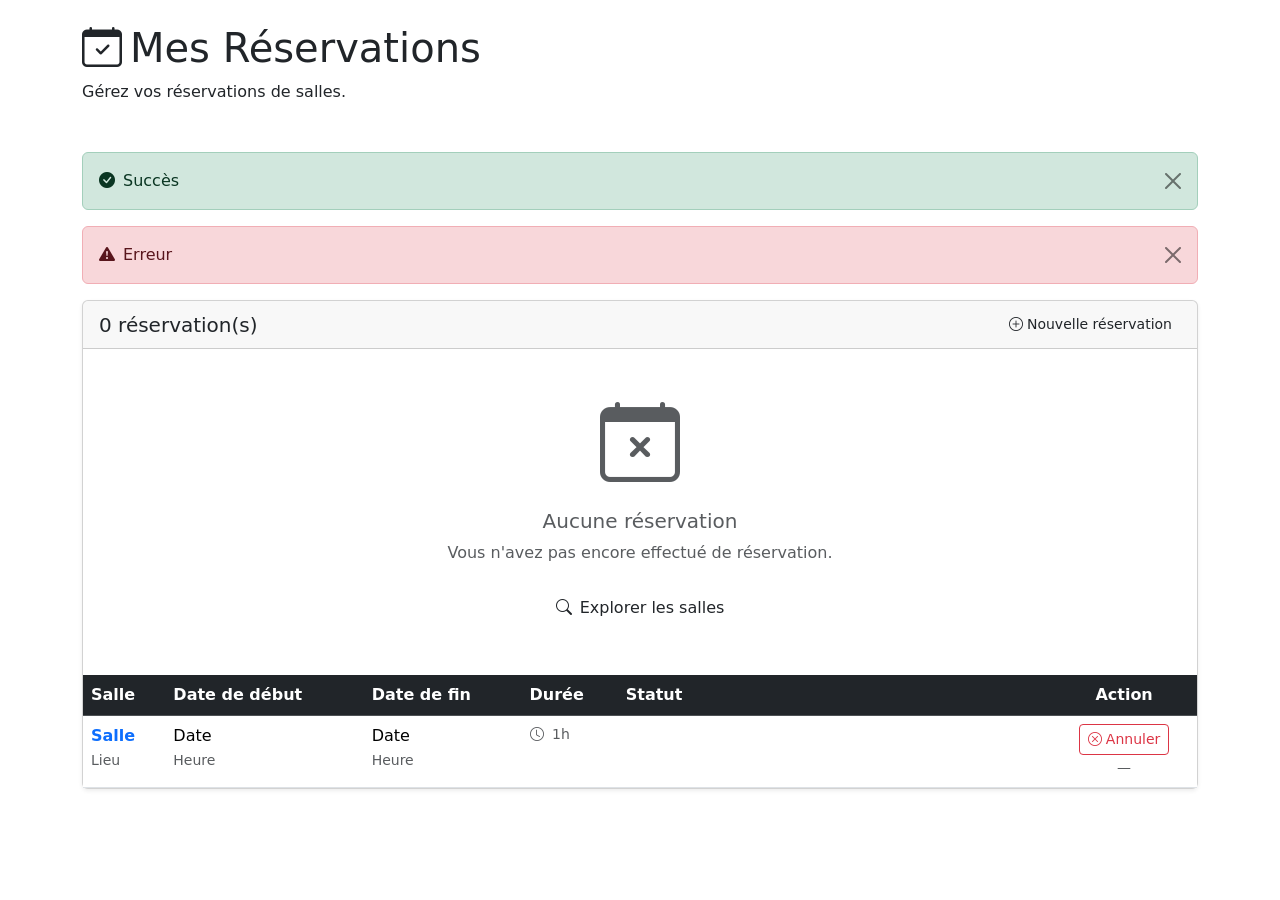
<file: src/main/resources/templates/reservations/mes-reservations.html>
<!DOCTYPE html>
<html xmlns:th="http://www.thymeleaf.org"
      xmlns:sec="http://www.thymeleaf.org/extras/springsecurity6">
<head>
    <meta charset="UTF-8"/>
    <meta name="viewport" content="width=device-width, initial-scale=1.0"/>
    <title>Mes Réservations | BookNest</title>
    <link rel="stylesheet" href="https://cdn.jsdelivr.net/npm/bootstrap@5.3.2/dist/css/bootstrap.min.css"/>
    <link rel="stylesheet" href="https://cdn.jsdelivr.net/npm/bootstrap-icons@1.11.3/font/bootstrap-icons.min.css"/>
    <link rel="stylesheet" th:href="@{/css/style.css}"/>
</head>
<body>

<nav th:replace="~{fragments/navbar :: navbar}"></nav>

<div class="page-header py-4">
    <div class="container">
        <h1 class="page-title"><i class="bi bi-calendar-check me-2"></i>Mes Réservations</h1>
        <p class="page-subtitle mb-0">Gérez vos réservations de salles.</p>
    </div>
</div>

<div class="container py-4">

    <div th:if="${successMessage}" class="alert alert-success alert-dismissible fade show d-flex align-items-center">
        <i class="bi bi-check-circle-fill me-2"></i>
        <span th:text="${successMessage}">Succès</span>
        <button type="button" class="btn-close ms-auto" data-bs-dismiss="alert"></button>
    </div>
    <div th:if="${errorMessage}" class="alert alert-danger alert-dismissible fade show d-flex align-items-center">
        <i class="bi bi-exclamation-triangle-fill me-2"></i>
        <span th:text="${errorMessage}">Erreur</span>
        <button type="button" class="btn-close ms-auto" data-bs-dismiss="alert"></button>
    </div>

    <div class="card shadow-sm">
        <div class="card-header d-flex justify-content-between align-items-center">
            <h5 class="mb-0">
                <span th:text="${#lists.size(reservations)}">0</span> réservation(s)
            </h5>
            <a th:href="@{/salles}" class="btn btn-gold btn-sm">
                <i class="bi bi-plus-circle me-1"></i>Nouvelle réservation
            </a>
        </div>
        <div class="card-body p-0">
            <div th:if="${reservations.empty}" class="text-center py-5">
                <i class="bi bi-calendar-x display-1 text-muted"></i>
                <h5 class="mt-3 text-muted">Aucune réservation</h5>
                <p class="text-muted">Vous n'avez pas encore effectué de réservation.</p>
                <a th:href="@{/salles}" class="btn btn-gold mt-2">
                    <i class="bi bi-search me-2"></i>Explorer les salles
                </a>
            </div>
            <div th:unless="${reservations.empty}" class="table-responsive">
                <table class="table table-hover mb-0">
                    <thead class="table-dark">
                        <tr>
                            <th>Salle</th>
                            <th>Date de début</th>
                            <th>Date de fin</th>
                            <th>Durée</th>
                            <th>Statut</th>
                            <th class="text-center">Action</th>
                        </tr>
                    </thead>
                    <tbody>
                        <tr th:each="r : ${reservations}">
                            <td>
                                <a th:href="@{/salles/{id}(id=${r.salle.id})}"
                                   class="fw-semibold text-decoration-none"
                                   th:text="${r.salle.nom}">Salle</a>
                                <br/>
                                <small class="text-muted" th:text="${r.salle.localisation}">Lieu</small>
                            </td>
                            <td>
                                <span th:text="${#temporals.format(r.dateDebut, 'dd/MM/yyyy')}">Date</span>
                                <br/>
                                <small class="text-muted" th:text="${#temporals.format(r.dateDebut, 'HH:mm')}">Heure</small>
                            </td>
                            <td>
                                <span th:text="${#temporals.format(r.dateFin, 'dd/MM/yyyy')}">Date</span>
                                <br/>
                                <small class="text-muted" th:text="${#temporals.format(r.dateFin, 'HH:mm')}">Heure</small>
                            </td>
                            <td class="text-muted small">
                                <i class="bi bi-clock me-1"></i>
                                <span th:with="dur=${T(java.time.Duration).between(r.dateDebut, r.dateFin)},
                                              h=${dur.toHours()},
                                              m=${dur.toMinutesPart()}"
                                      th:text="${h + 'h' + (m > 0 ? m + 'min' : '')}">1h</span>
                            </td>
                            <td>
                                <span th:if="${r.statut.name() == 'EN_ATTENTE'}"
                                      class="badge status-pending">
                                    <i class="bi bi-hourglass-split me-1"></i>En attente
                                </span>
                                <span th:if="${r.statut.name() == 'CONFIRMEE'}"
                                      class="badge status-confirmed">
                                    <i class="bi bi-check-circle me-1"></i>Confirmée
                                </span>
                                <span th:if="${r.statut.name() == 'ANNULEE'}"
                                      class="badge status-cancelled">
                                    <i class="bi bi-x-circle me-1"></i>Annulée
                                </span>
                            </td>
                            <td class="text-center">
                                <form th:if="${r.statut.name() != 'ANNULEE'}"
                                      th:action="@{/reservations/annuler/{id}(id=${r.id})}"
                                      method="post"
                                      onsubmit="return confirm('Confirmer l\'annulation ?')">
                                    <button type="submit" class="btn btn-outline-danger btn-sm">
                                        <i class="bi bi-x-circle me-1"></i>Annuler
                                    </button>
                                </form>
                                <span th:if="${r.statut.name() == 'ANNULEE'}" class="text-muted small">—</span>
                            </td>
                        </tr>
                    </tbody>
                </table>
            </div>
        </div>
    </div>
</div>

<div th:replace="~{fragments/footer :: footer}"></div>

<script src="https://cdn.jsdelivr.net/npm/bootstrap@5.3.2/dist/js/bootstrap.bundle.min.js"></script>
</body>
</html>
</file>
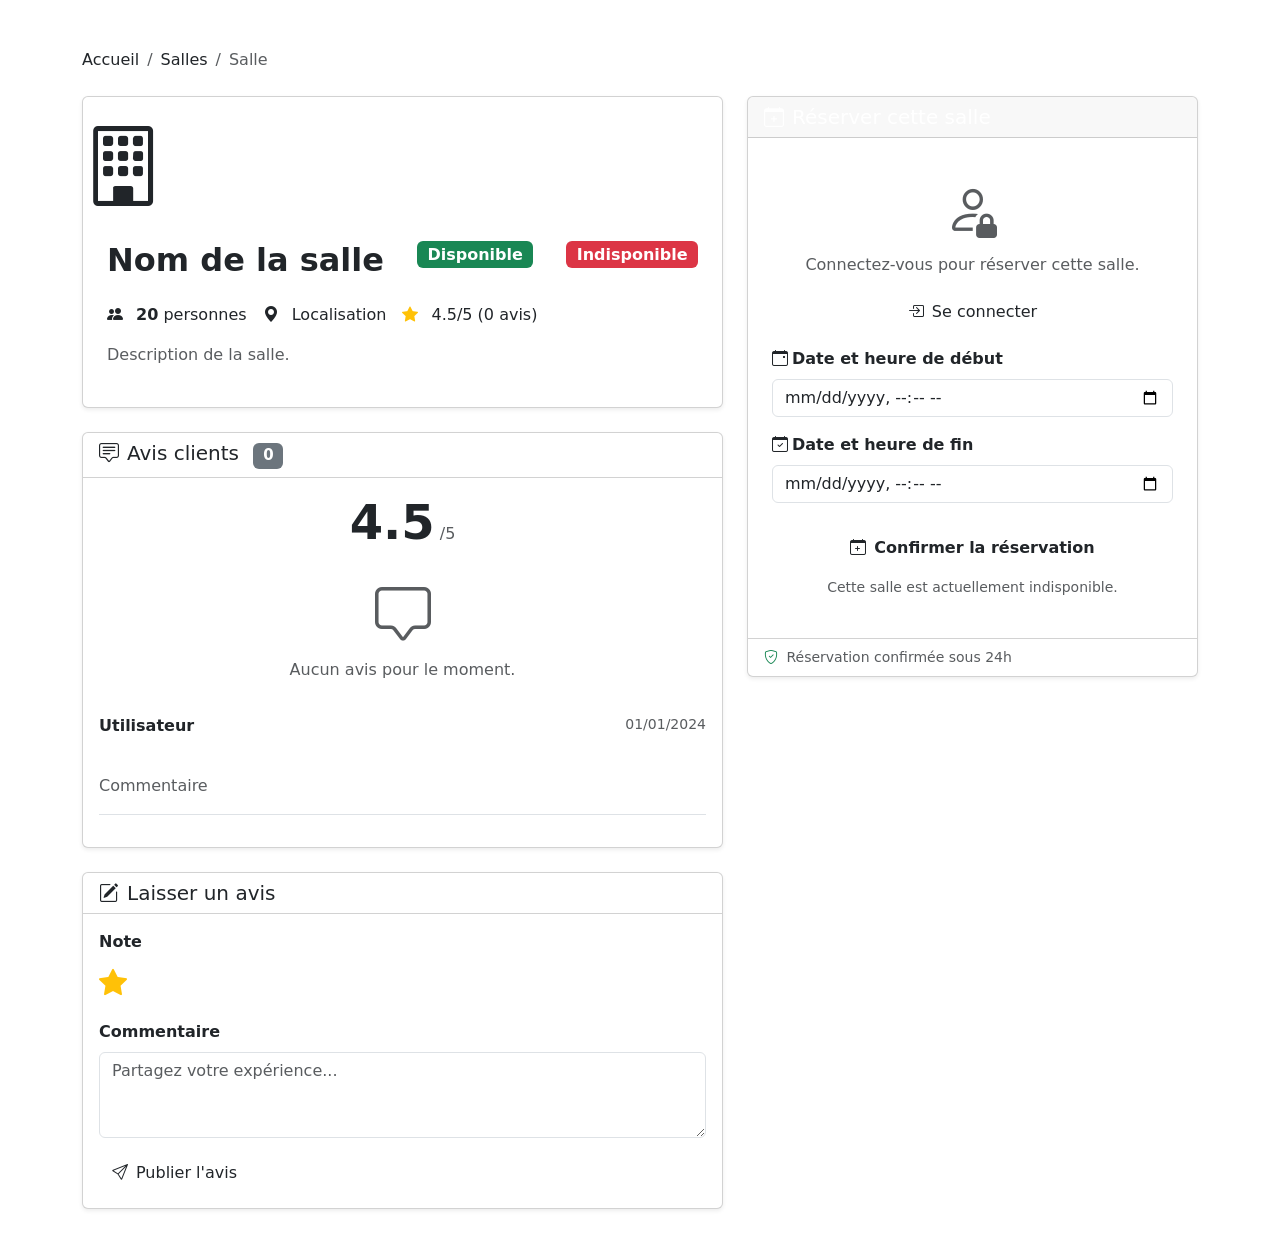
<file: src/main/resources/templates/salles/detail.html>
<!DOCTYPE html>
<html xmlns:th="http://www.thymeleaf.org"
      xmlns:sec="http://www.thymeleaf.org/extras/springsecurity6">
<head>
    <meta charset="UTF-8"/>
    <meta name="viewport" content="width=device-width, initial-scale=1.0"/>
    <title th:text="${salle.nom} + ' | BookNest'">Détail Salle | BookNest</title>
    <link rel="stylesheet" href="https://cdn.jsdelivr.net/npm/bootstrap@5.3.2/dist/css/bootstrap.min.css"/>
    <link rel="stylesheet" href="https://cdn.jsdelivr.net/npm/bootstrap-icons@1.11.3/font/bootstrap-icons.min.css"/>
    <link rel="stylesheet" th:href="@{/css/style.css}"/>
</head>
<body>

<nav th:replace="~{fragments/navbar :: navbar}"></nav>

<div class="container py-5">
    <nav aria-label="breadcrumb" class="mb-4">
        <ol class="breadcrumb">
            <li class="breadcrumb-item"><a th:href="@{/}">Accueil</a></li>
            <li class="breadcrumb-item"><a th:href="@{/salles}">Salles</a></li>
            <li class="breadcrumb-item active" th:text="${salle.nom}">Salle</li>
        </ol>
    </nav>

    <div class="row g-4">
        <!-- Salle Details -->
        <div class="col-lg-7">
            <div class="card shadow-sm">
                <div th:if="${salle.imageUrl != null}">
                    <img th:src="@{'/uploads/' + ${salle.imageUrl}}"
                         class="card-img-top salle-detail-img" th:alt="${salle.nom}"/>
                </div>
                <div th:if="${salle.imageUrl == null}" class="salle-detail-placeholder">
                    <i class="bi bi-building display-1"></i>
                </div>
                <div class="card-body p-4">
                    <div class="d-flex justify-content-between align-items-start">
                        <h2 class="card-title fw-bold" th:text="${salle.nom}">Nom de la salle</h2>
                        <span class="badge bg-success fs-6" th:if="${salle.disponible}">Disponible</span>
                        <span class="badge bg-danger fs-6" th:unless="${salle.disponible}">Indisponible</span>
                    </div>
                    <div class="d-flex flex-wrap gap-3 my-3">
                        <div class="detail-badge">
                            <i class="bi bi-people-fill me-2 text-gold"></i>
                            <strong th:text="${salle.capacite}">20</strong> personnes
                        </div>
                        <div class="detail-badge" th:if="${salle.localisation != null}">
                            <i class="bi bi-geo-alt-fill me-2 text-gold"></i>
                            <span th:text="${salle.localisation}">Localisation</span>
                        </div>
                        <div class="detail-badge" th:if="${avgNote != null}">
                            <i class="bi bi-star-fill me-2 text-warning"></i>
                            <span th:text="${avgNote}">4.5</span>/5
                            (<span th:text="${#lists.size(avisList)}">0</span> avis)
                        </div>
                    </div>
                    <p class="text-muted" th:text="${salle.description}">Description de la salle.</p>
                </div>
            </div>

            <!-- Avis Section -->
            <div class="card shadow-sm mt-4">
                <div class="card-header bg-transparent">
                    <h5 class="mb-0"><i class="bi bi-chat-square-text me-2"></i>Avis clients
                        <span class="badge bg-secondary ms-2" th:text="${#lists.size(avisList)}">0</span>
                    </h5>
                </div>
                <div class="card-body">
                    <!-- Average stars display -->
                    <div class="text-center mb-3" th:if="${avgNote != null}">
                        <span class="display-5 fw-bold text-gold" th:text="${avgNote}">4.5</span>
                        <span class="text-muted">/5</span>
                        <div class="stars-display mt-1" th:data-note="${avgNote}">
                            <span th:each="i : ${#numbers.sequence(1, 5)}"
                                  th:class="${i <= avgNote} ? 'bi bi-star-fill text-warning fs-5' : 'bi bi-star text-muted fs-5'"></span>
                        </div>
                    </div>
                    <div th:if="${avisList.empty}" class="text-center text-muted py-3">
                        <i class="bi bi-chat-square display-4"></i>
                        <p class="mt-2">Aucun avis pour le moment.</p>
                    </div>
                    <div th:each="a : ${avisList}" class="avis-item border-bottom pb-3 mb-3">
                        <div class="d-flex justify-content-between align-items-start">
                            <div>
                                <strong th:text="${a.user.nom}">Utilisateur</strong>
                                <div class="stars-small mt-1">
                                    <span th:each="i : ${#numbers.sequence(1, 5)}"
                                          th:class="${i <= a.note} ? 'bi bi-star-fill text-warning' : 'bi bi-star text-muted'"></span>
                                    <span class="ms-1 text-muted small" th:text="'(' + ${a.note} + '/5)'"></span>
                                </div>
                            </div>
                            <small class="text-muted"
                                   th:text="${#temporals.format(a.dateAvis, 'dd/MM/yyyy')}">01/01/2024</small>
                        </div>
                        <p class="mt-2 mb-0 text-muted" th:text="${a.commentaire}">Commentaire</p>
                    </div>
                </div>
            </div>

            <!-- Add review form (authenticated) -->
            <div class="card shadow-sm mt-4" sec:authorize="isAuthenticated()">
                <div class="card-header bg-transparent">
                    <h5 class="mb-0"><i class="bi bi-pencil-square me-2"></i>Laisser un avis</h5>
                </div>
                <div class="card-body">
                    <form th:action="@{/avis/{id}(id=${salle.id})}" method="post">
                        <div class="mb-3">
                            <label class="form-label fw-semibold">Note</label>
                            <div class="star-rating-input" id="starRating">
                                <input type="hidden" name="note" id="noteInput" value="5"/>
                                <span th:each="i : ${#numbers.sequence(1, 5)}"
                                      th:data-value="${i}"
                                      class="star-btn bi bi-star-fill text-warning fs-3 me-1"
                                      onclick="setNote(this)"></span>
                            </div>
                        </div>
                        <div class="mb-3">
                            <label class="form-label fw-semibold">Commentaire</label>
                            <textarea name="commentaire" class="form-control" rows="3"
                                      placeholder="Partagez votre expérience..."></textarea>
                        </div>
                        <button type="submit" class="btn btn-gold">
                            <i class="bi bi-send me-2"></i>Publier l'avis
                        </button>
                    </form>
                </div>
            </div>
        </div>

        <!-- Reservation Form -->
        <div class="col-lg-5">
            <div class="card shadow-sm reservation-card sticky-top" style="top: 80px;">
                <div class="card-header reservation-card-header">
                    <h5 class="mb-0 text-white"><i class="bi bi-calendar-plus me-2"></i>Réserver cette salle</h5>
                </div>
                <div class="card-body p-4">
                    <div sec:authorize="!isAuthenticated()" class="text-center py-3">
                        <i class="bi bi-person-lock display-4 text-muted"></i>
                        <p class="mt-2 text-muted">Connectez-vous pour réserver cette salle.</p>
                        <a th:href="@{/login}" class="btn btn-gold">
                            <i class="bi bi-box-arrow-in-right me-2"></i>Se connecter
                        </a>
                    </div>
                    <form th:action="@{/reservations/reserver}" method="post"
                          sec:authorize="isAuthenticated()">
                        <input type="hidden" name="salleId" th:value="${salle.id}"/>
                        <div class="mb-3">
                            <label class="form-label fw-semibold">
                                <i class="bi bi-calendar-event me-1 text-gold"></i>Date et heure de début
                            </label>
                            <input type="datetime-local" name="dateDebut" class="form-control" required/>
                        </div>
                        <div class="mb-4">
                            <label class="form-label fw-semibold">
                                <i class="bi bi-calendar-check me-1 text-gold"></i>Date et heure de fin
                            </label>
                            <input type="datetime-local" name="dateFin" class="form-control" required/>
                        </div>
                        <button type="submit" class="btn btn-gold w-100 py-2 fw-semibold"
                                th:disabled="${!salle.disponible}">
                            <i class="bi bi-calendar-plus me-2"></i>Confirmer la réservation
                        </button>
                        <p class="text-muted small text-center mt-2" th:unless="${salle.disponible}">
                            Cette salle est actuellement indisponible.
                        </p>
                    </form>
                </div>
                <div class="card-footer bg-transparent">
                    <p class="small text-muted mb-0">
                        <i class="bi bi-shield-check me-1 text-success"></i>
                        Réservation confirmée sous 24h
                    </p>
                </div>
            </div>
        </div>
    </div>
</div>

<div th:replace="~{fragments/footer :: footer}"></div>

<script src="https://cdn.jsdelivr.net/npm/bootstrap@5.3.2/dist/js/bootstrap.bundle.min.js"></script>
<script>
    const stars = document.querySelectorAll('.star-btn');
    const noteInput = document.getElementById('noteInput');

    function setNote(el) {
        const val = parseInt(el.getAttribute('data-value'));
        noteInput.value = val;
        stars.forEach((s, i) => {
            if (i < val) {
                s.classList.remove('bi-star', 'text-muted');
                s.classList.add('bi-star-fill', 'text-warning');
            } else {
                s.classList.remove('bi-star-fill', 'text-warning');
                s.classList.add('bi-star', 'text-muted');
            }
        });
    }

    // Set min date to now for datetime inputs
    const now = new Date();
    now.setMinutes(now.getMinutes() - now.getTimezoneOffset());
    const minDate = now.toISOString().slice(0, 16);
    document.querySelectorAll('input[type="datetime-local"]').forEach(el => {
        el.min = minDate;
    });
</script>
</body>
</html>
</file>
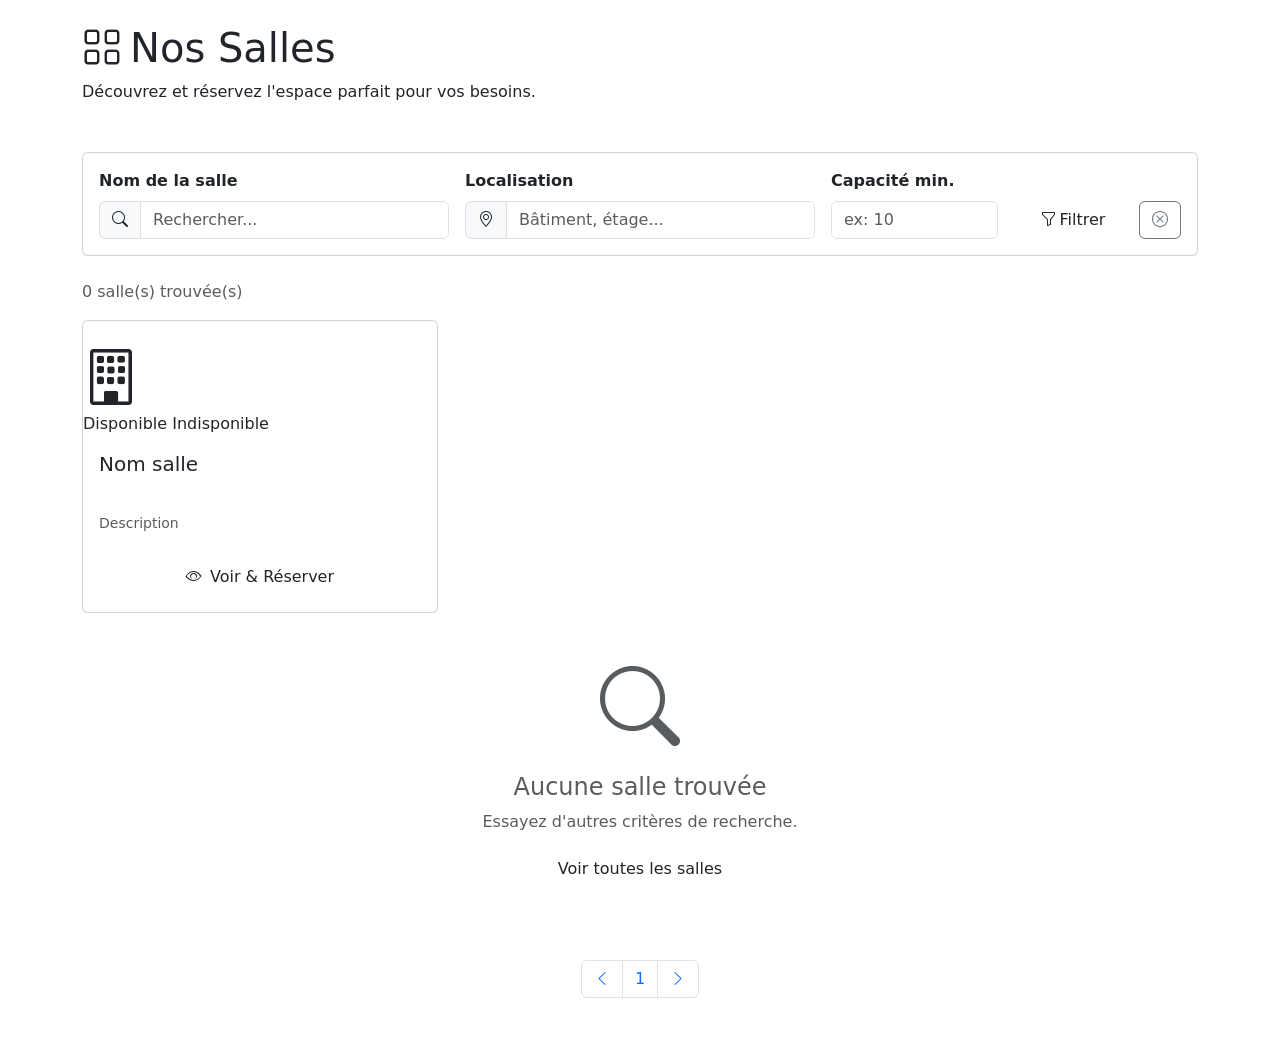
<file: src/main/resources/templates/salles/list.html>
<!DOCTYPE html>
<html xmlns:th="http://www.thymeleaf.org"
      xmlns:sec="http://www.thymeleaf.org/extras/springsecurity6">
<head>
    <meta charset="UTF-8"/>
    <meta name="viewport" content="width=device-width, initial-scale=1.0"/>
    <title>Salles disponibles | BookNest</title>
    <link rel="stylesheet" href="https://cdn.jsdelivr.net/npm/bootstrap@5.3.2/dist/css/bootstrap.min.css"/>
    <link rel="stylesheet" href="https://cdn.jsdelivr.net/npm/bootstrap-icons@1.11.3/font/bootstrap-icons.min.css"/>
    <link rel="stylesheet" th:href="@{/css/style.css}"/>
</head>
<body>

<nav th:replace="~{fragments/navbar :: navbar}"></nav>

<div class="page-header py-4">
    <div class="container">
        <h1 class="page-title"><i class="bi bi-grid me-2"></i>Nos Salles</h1>
        <p class="page-subtitle mb-0">Découvrez et réservez l'espace parfait pour vos besoins.</p>
    </div>
</div>

<div class="container py-4">

    <!-- Search bar -->
    <div class="card search-card mb-4">
        <div class="card-body">
            <form th:action="@{/salles}" method="get" class="row g-3">
                <div class="col-md-4">
                    <label class="form-label fw-semibold">Nom de la salle</label>
                    <div class="input-group">
                        <span class="input-group-text"><i class="bi bi-search"></i></span>
                        <input type="text" name="nom" class="form-control"
                               placeholder="Rechercher..." th:value="${nom}"/>
                    </div>
                </div>
                <div class="col-md-4">
                    <label class="form-label fw-semibold">Localisation</label>
                    <div class="input-group">
                        <span class="input-group-text"><i class="bi bi-geo-alt"></i></span>
                        <input type="text" name="localisation" class="form-control"
                               placeholder="Bâtiment, étage..." th:value="${localisation}"/>
                    </div>
                </div>
                <div class="col-md-2">
                    <label class="form-label fw-semibold">Capacité min.</label>
                    <input type="number" name="minCapacite" class="form-control"
                           min="1" placeholder="ex: 10" th:value="${minCapacite}"/>
                </div>
                <div class="col-md-2 d-flex align-items-end gap-2">
                    <button type="submit" class="btn btn-gold flex-fill">
                        <i class="bi bi-funnel me-1"></i>Filtrer
                    </button>
                    <a th:href="@{/salles}" class="btn btn-outline-secondary">
                        <i class="bi bi-x-circle"></i>
                    </a>
                </div>
            </form>
        </div>
    </div>

    <!-- Results count -->
    <div class="d-flex justify-content-between align-items-center mb-3">
        <p class="mb-0 text-muted">
            <span th:text="${sallesPage.totalElements}">0</span> salle(s) trouvée(s)
        </p>
    </div>

    <!-- Salles grid -->
    <div class="row g-4" th:if="${!sallesPage.empty}">
        <div class="col-md-4" th:each="salle : ${sallesPage.content}">
            <div class="card salle-card h-100">
                <div class="card-img-wrapper">
                    <img th:if="${salle.imageUrl != null}"
                         th:src="@{'/uploads/' + ${salle.imageUrl}}"
                         class="card-img-top"
                         th:alt="${salle.nom}"/>
                    <div th:if="${salle.imageUrl == null}" class="card-img-placeholder">
                        <i class="bi bi-building display-4"></i>
                    </div>
                    <span class="badge-disponible" th:if="${salle.disponible}">Disponible</span>
                    <span class="badge-indisponible" th:unless="${salle.disponible}">Indisponible</span>
                </div>
                <div class="card-body">
                    <h5 class="card-title" th:text="${salle.nom}">Nom salle</h5>
                    <div class="d-flex flex-wrap gap-2 mb-2">
                        <span class="badge badge-capacity">
                            <i class="bi bi-people-fill me-1"></i>
                            <span th:text="${salle.capacite} + ' personnes'">20 personnes</span>
                        </span>
                        <span class="badge badge-location" th:if="${salle.localisation != null}">
                            <i class="bi bi-geo-alt-fill me-1"></i>
                            <span th:text="${salle.localisation}">Lieu</span>
                        </span>
                    </div>
                    <p class="card-text text-muted small"
                       th:text="${salle.description != null ? (salle.description.length() > 80 ? salle.description.substring(0,80) + '...' : salle.description) : ''}">
                        Description
                    </p>
                </div>
                <div class="card-footer bg-transparent border-0 pb-3">
                    <a th:href="@{/salles/{id}(id=${salle.id})}" class="btn btn-primary-custom w-100">
                        <i class="bi bi-eye me-2"></i>Voir &amp; Réserver
                    </a>
                </div>
            </div>
        </div>
    </div>

    <!-- Empty state -->
    <div th:if="${sallesPage.empty}" class="text-center py-5">
        <i class="bi bi-search display-1 text-muted"></i>
        <h4 class="mt-3 text-muted">Aucune salle trouvée</h4>
        <p class="text-muted">Essayez d'autres critères de recherche.</p>
        <a th:href="@{/salles}" class="btn btn-gold">Voir toutes les salles</a>
    </div>

    <!-- Pagination -->
    <nav th:if="${totalPages > 1}" class="mt-4">
        <ul class="pagination justify-content-center">
            <li class="page-item" th:classappend="${currentPage == 0} ? 'disabled'">
                <a class="page-link"
                   th:href="@{/salles(page=${currentPage - 1}, nom=${nom}, localisation=${localisation}, minCapacite=${minCapacite})}">
                    <i class="bi bi-chevron-left"></i>
                </a>
            </li>
            <li class="page-item" th:each="i : ${#numbers.sequence(0, totalPages - 1)}"
                th:classappend="${i == currentPage} ? 'active'">
                <a class="page-link" th:text="${i + 1}"
                   th:href="@{/salles(page=${i}, nom=${nom}, localisation=${localisation}, minCapacite=${minCapacite})}">1</a>
            </li>
            <li class="page-item" th:classappend="${currentPage == totalPages - 1} ? 'disabled'">
                <a class="page-link"
                   th:href="@{/salles(page=${currentPage + 1}, nom=${nom}, localisation=${localisation}, minCapacite=${minCapacite})}">
                    <i class="bi bi-chevron-right"></i>
                </a>
            </li>
        </ul>
    </nav>
</div>

<div th:replace="~{fragments/footer :: footer}"></div>

<script src="https://cdn.jsdelivr.net/npm/bootstrap@5.3.2/dist/js/bootstrap.bundle.min.js"></script>
</body>
</html>
</file>
